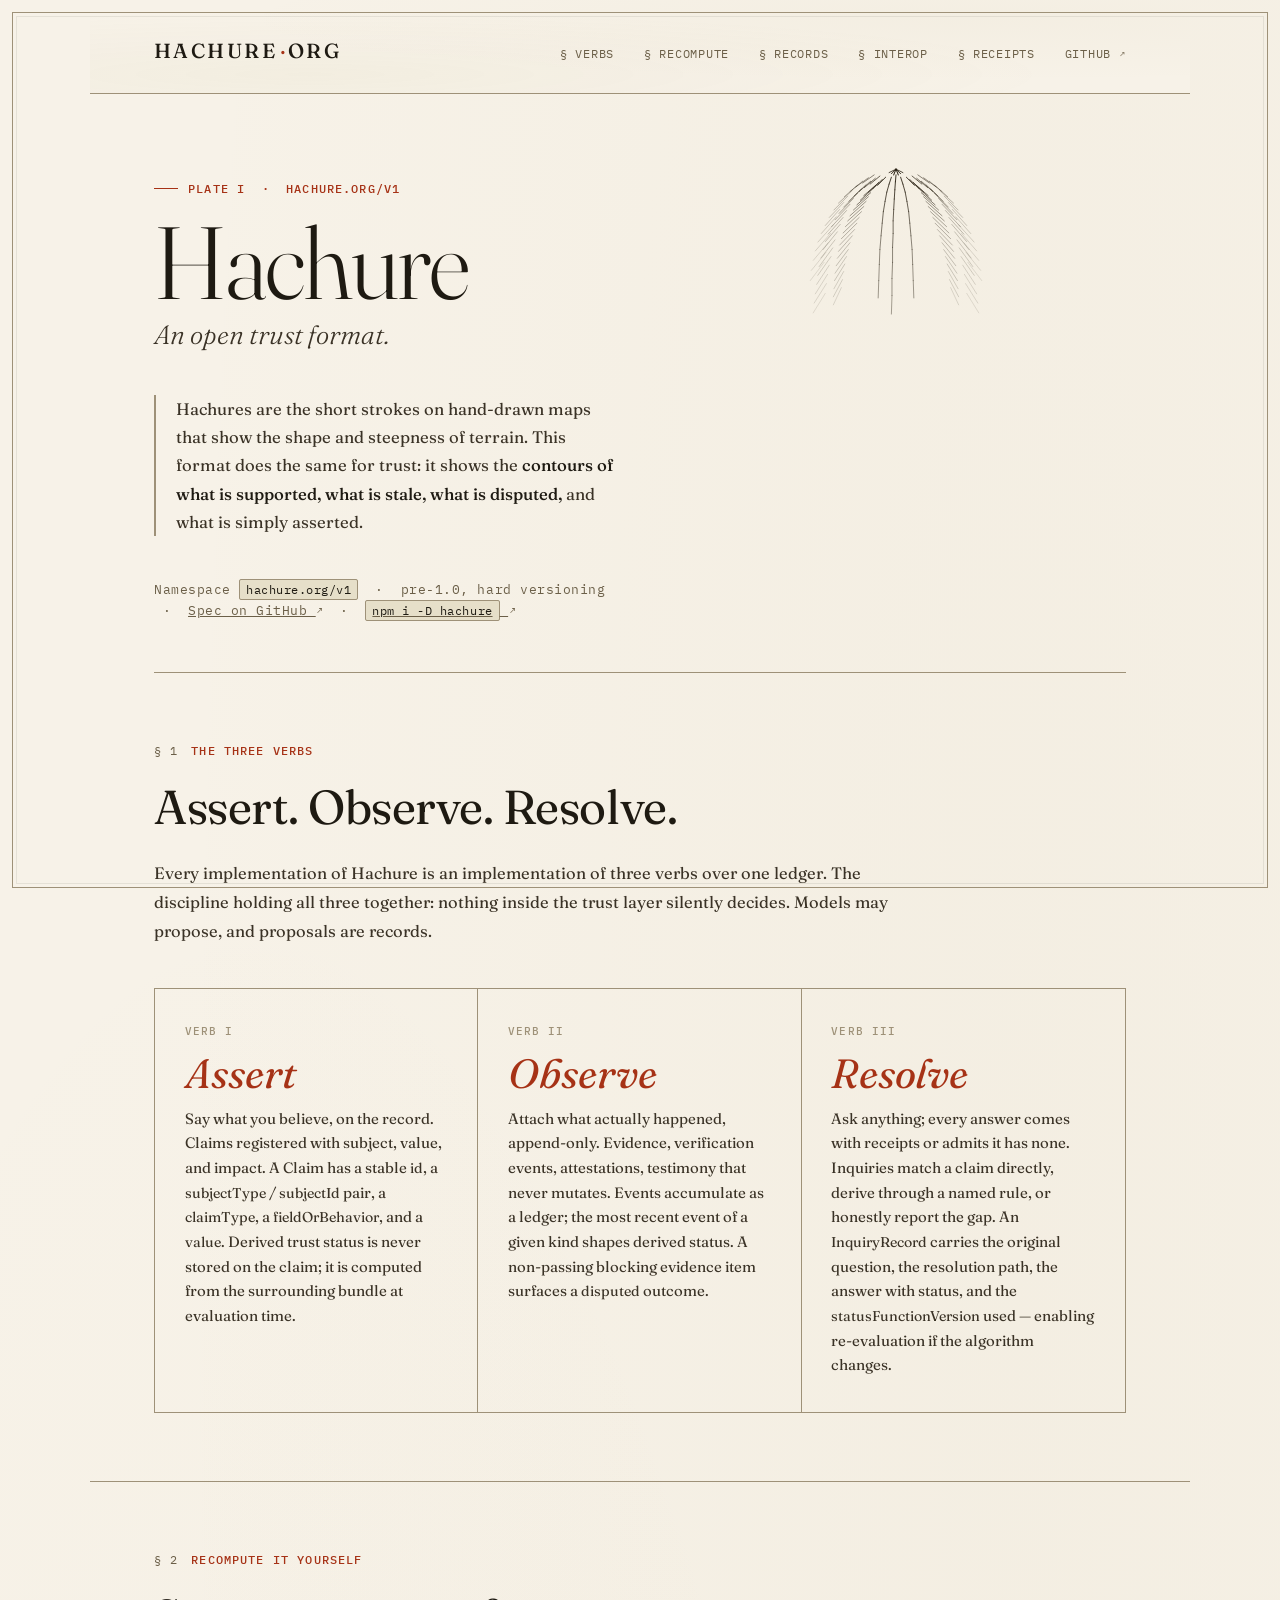
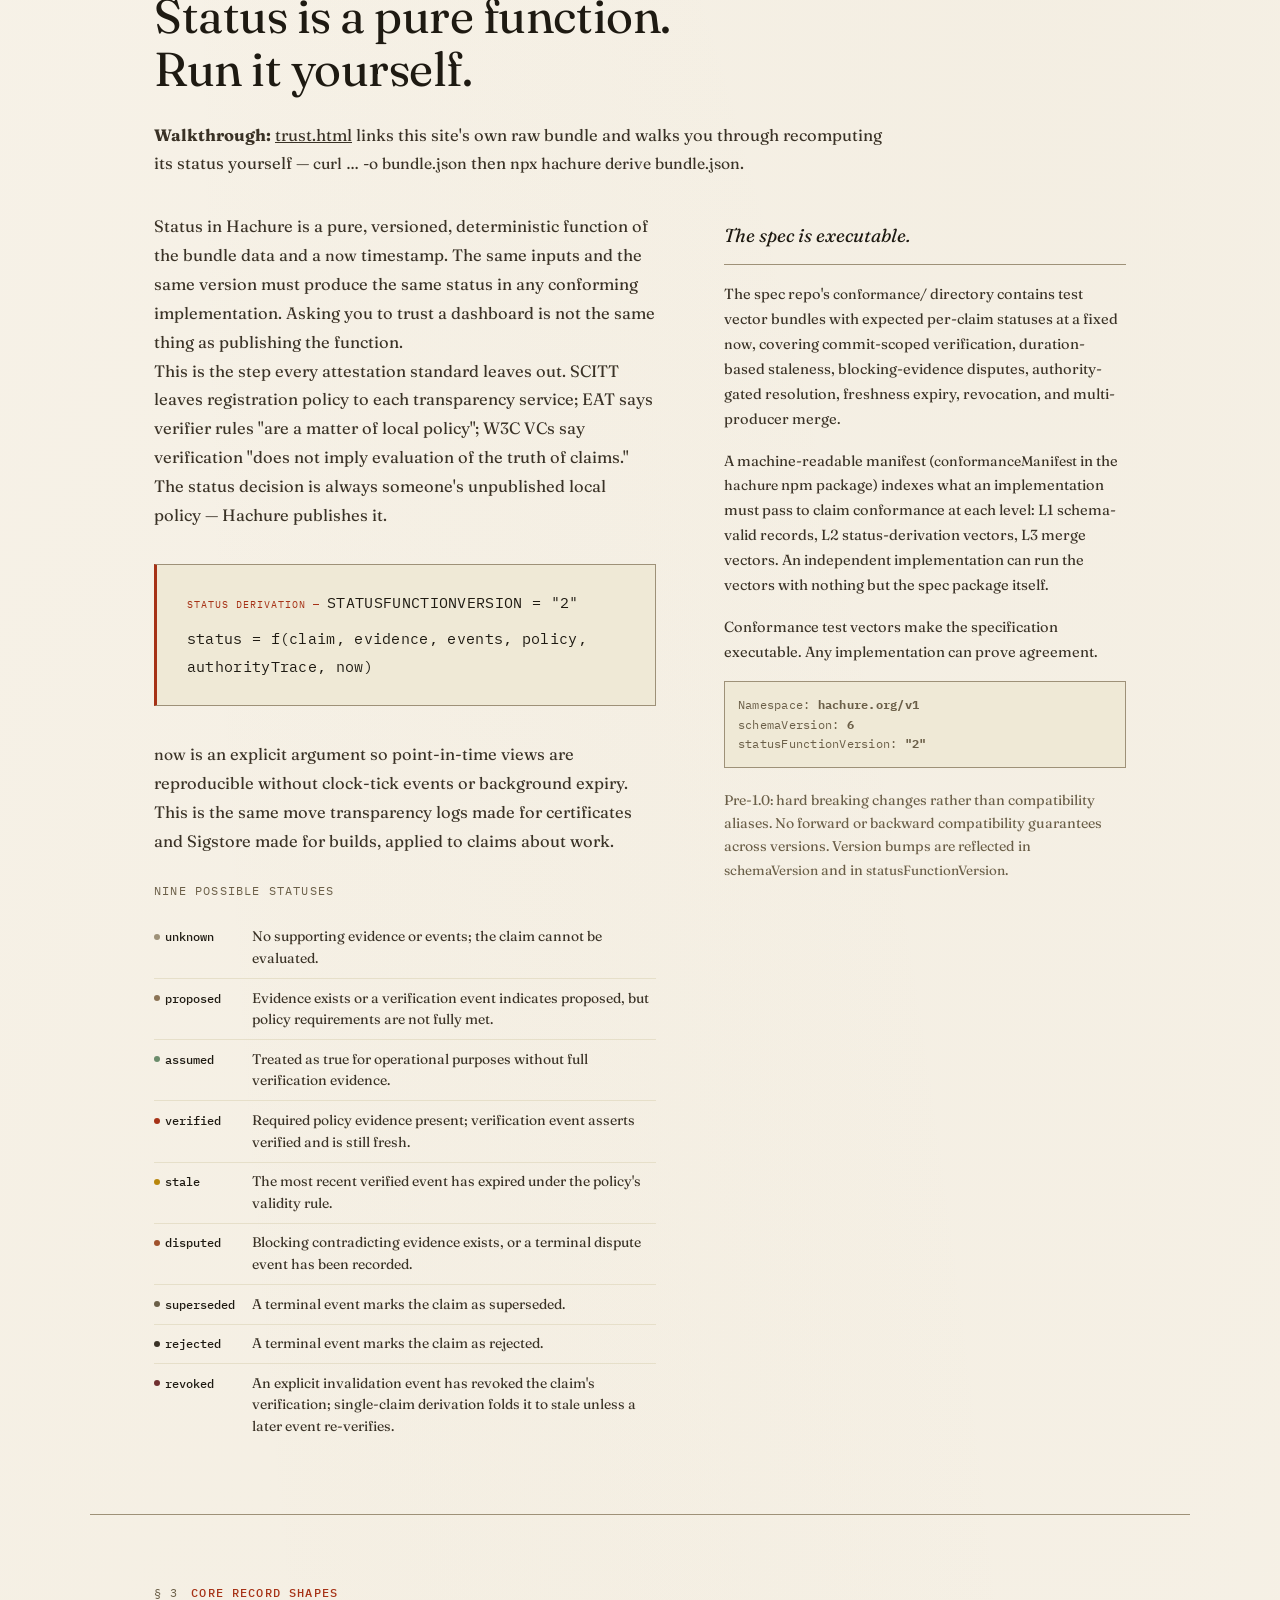
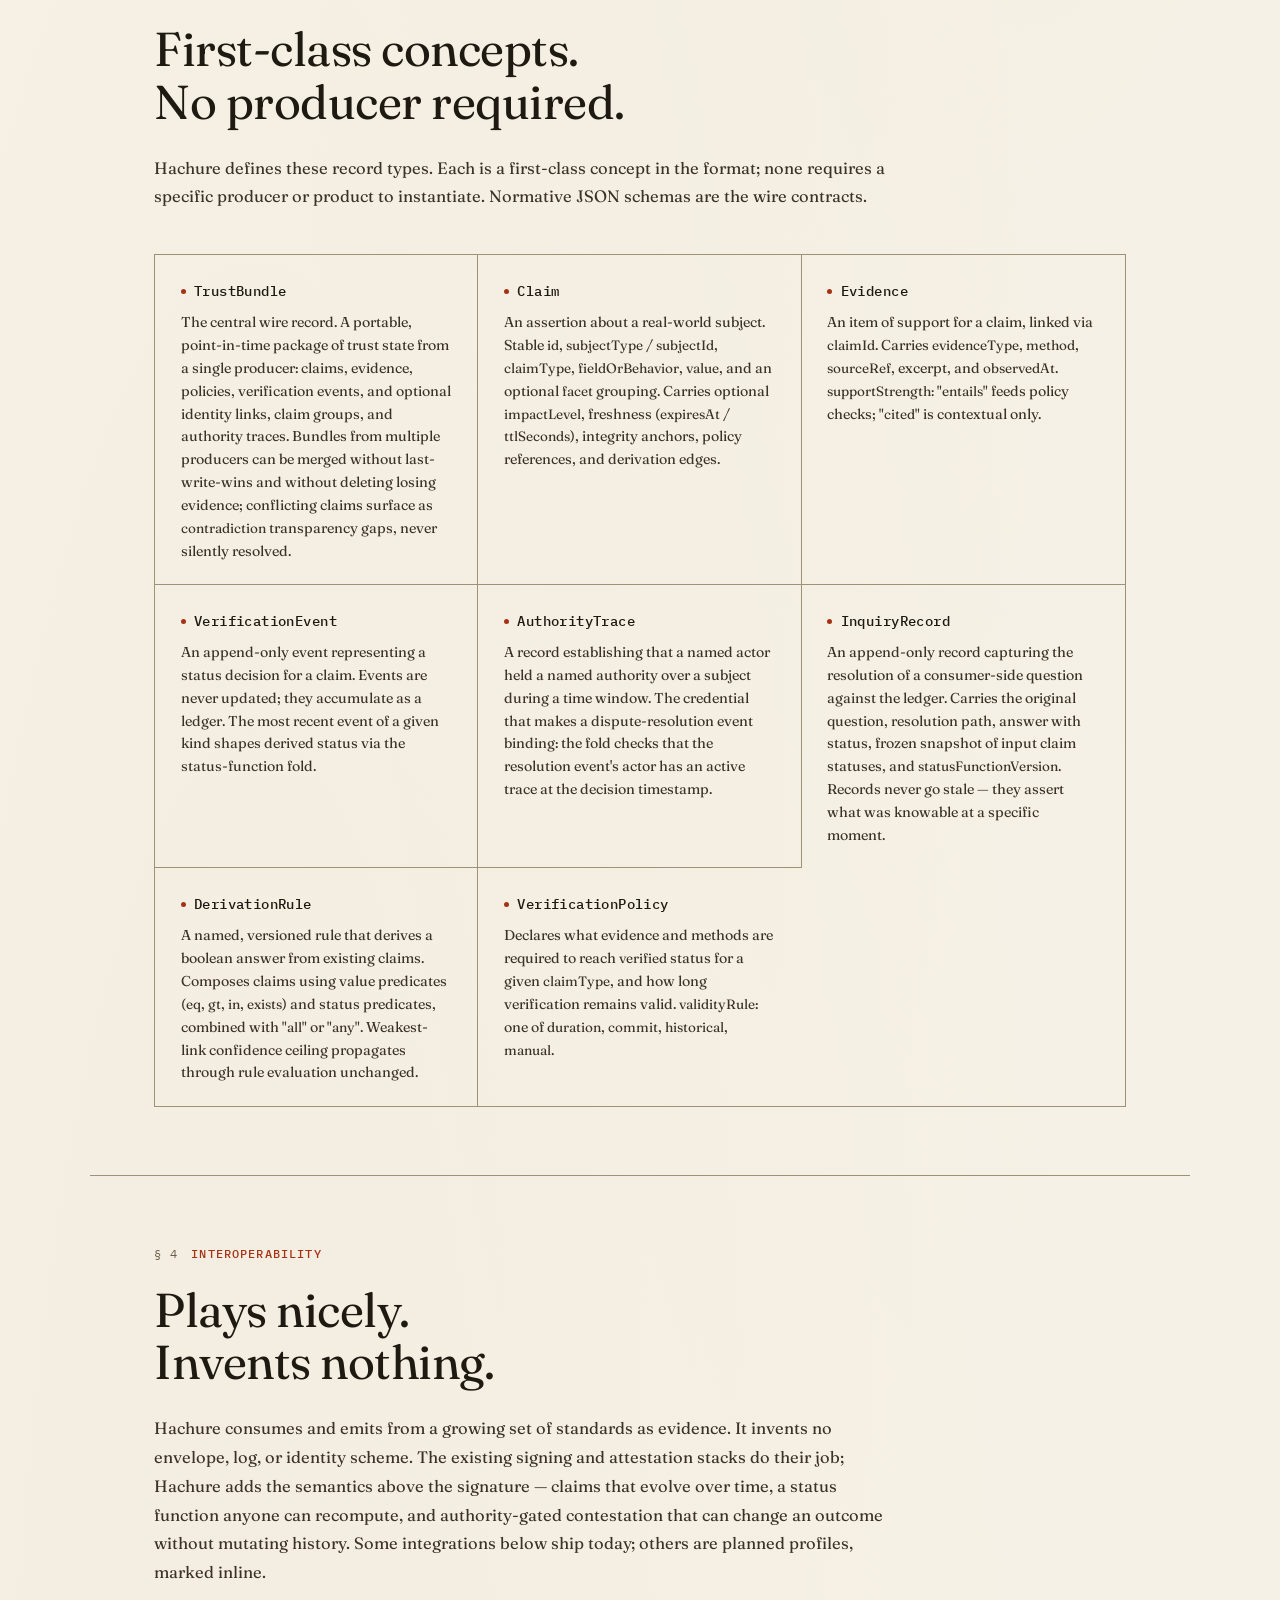
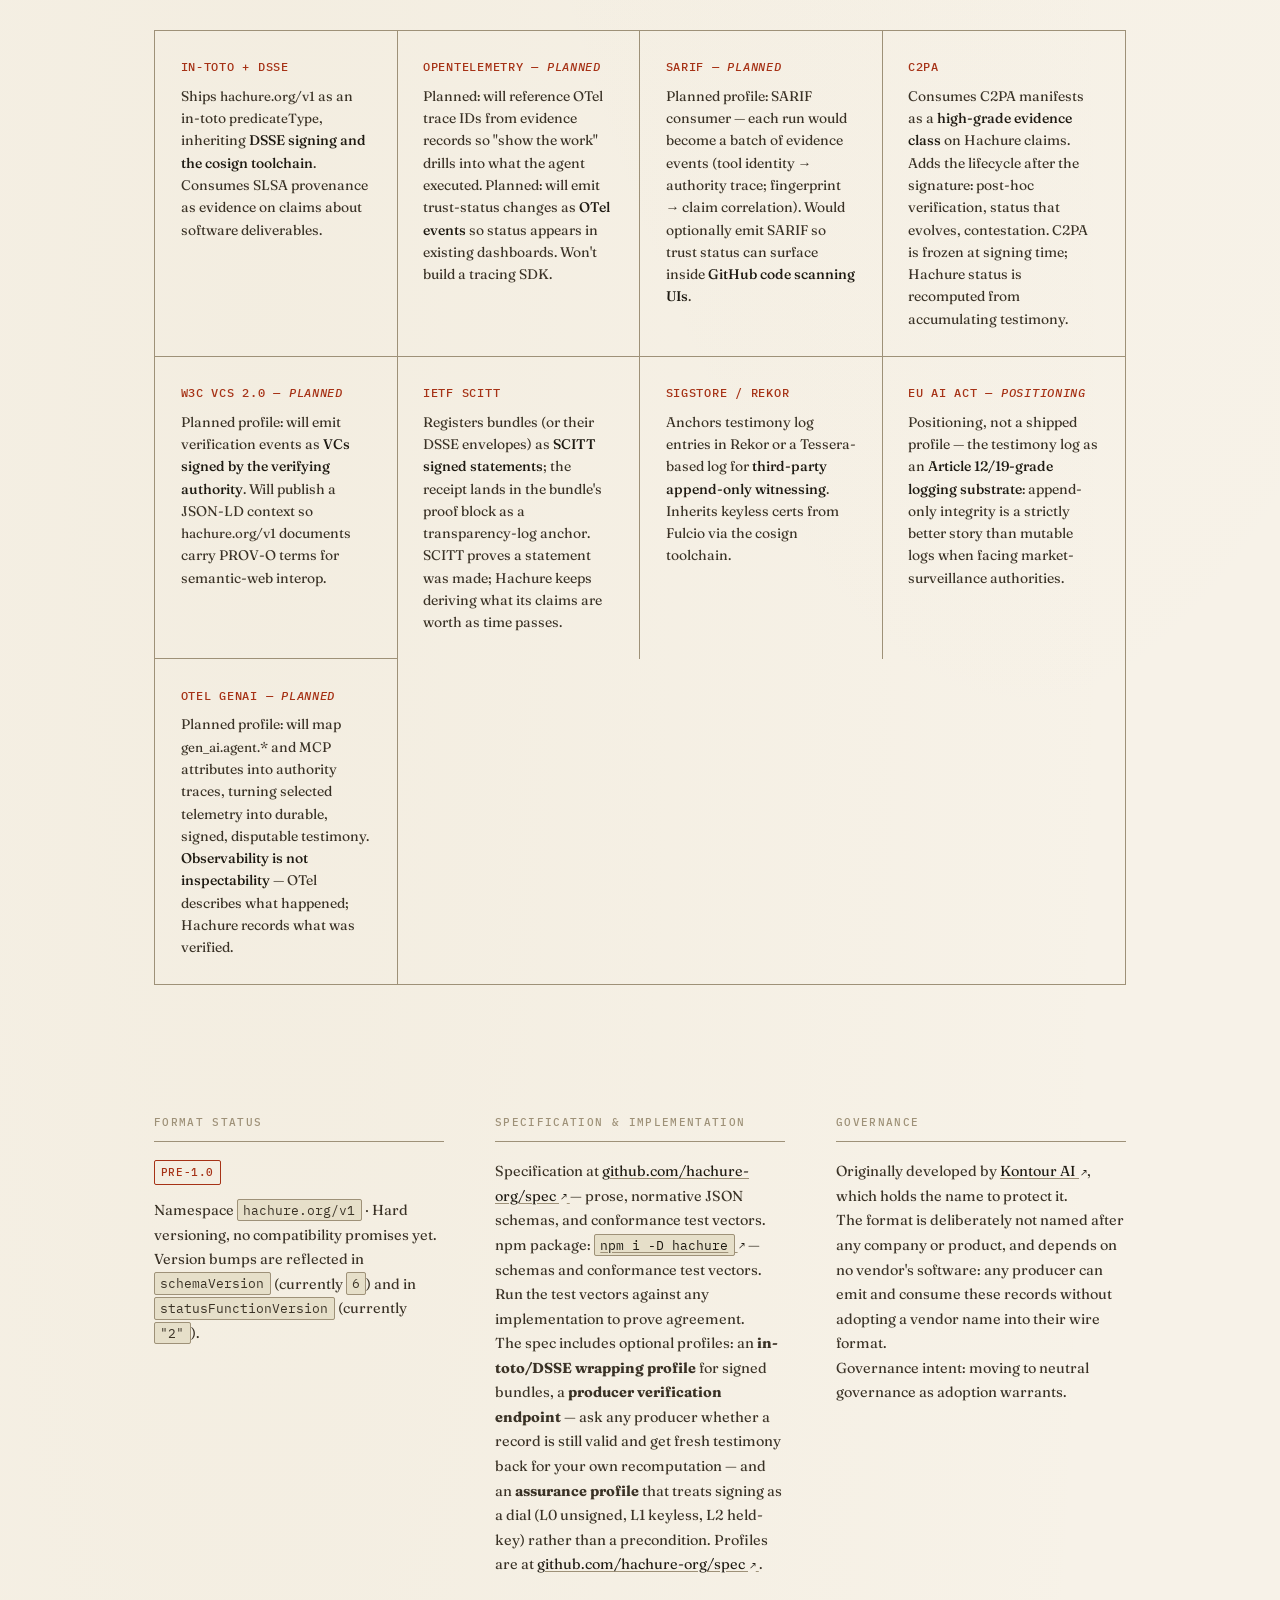
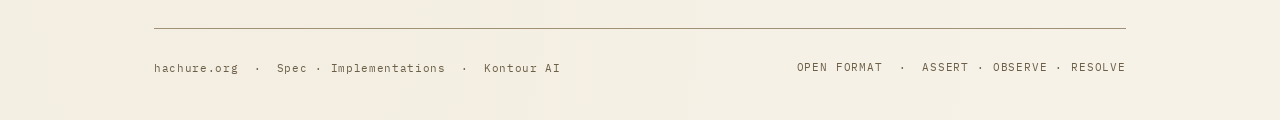
<file: index.html>
<!DOCTYPE html>
<html lang="en">
<head>
  <meta charset="UTF-8" />
  <meta name="viewport" content="width=device-width, initial-scale=1.0" />
  <title>Hachure — An Open Trust Format</title>
  <meta name="description" content="Hachure is an open format for recomputable trust state. Assert claims. Observe evidence, append-only. Resolve any question — status is a published function anyone can rerun, not a dashboard you have to trust." />
  <meta property="og:title" content="Hachure — An Open Trust Format" />
  <meta property="og:description" content="Status is a pure, versioned function: deterministic, recomputable by anyone. Namespace hachure.org/v1." />
  <meta property="og:type" content="website" />
  <meta property="og:url" content="https://hachure.org/" />
  <meta name="twitter:card" content="summary" />
  <meta name="twitter:title" content="Hachure — An Open Trust Format" />
  <meta name="twitter:description" content="Assert. Observe. Resolve. Status = f(claim, evidence, events, policy, authorityTrace, now)." />
  <link rel="icon" type="image/svg+xml" href="/favicon.svg" />
  <link rel="stylesheet" href="/styles.css" />
</head>
<body>

  <!-- ============================================================
       HEADER
       ============================================================ -->
  <header class="site-header site-wrapper" role="banner">
    <a class="site-wordmark" href="/" aria-label="Hachure home">
      Hachure<span aria-hidden="true">·</span>org
    </a>
    <nav class="site-nav" aria-label="Primary navigation">
      <a href="#verbs">§ Verbs</a>
      <a href="#recompute">§ Recompute</a>
      <a href="#records">§ Records</a>
      <a href="#interop">§ Interop</a>
      <a href="/trust">§ Receipts</a>
      <a href="https://github.com/hachure-org/spec" target="_blank" rel="noopener noreferrer">GitHub <span class="external-arrow" aria-hidden="true">↗</span><span class="sr-only"> opens external site</span></a>
    </nav>
  </header>

  <!-- ============================================================
       HERO
       ============================================================ -->
  <main>
    <section class="hero site-wrapper" aria-labelledby="hero-heading">

      <div class="hero-grid">

        <!-- Left: text -->
        <div class="hero-text">
          <p class="plate-label" aria-hidden="true">Plate&nbsp;I &nbsp;·&nbsp; hachure.org/v1</p>

          <h1 class="hero-heading" id="hero-heading">Hachure</h1>

          <p class="hero-subhead">An open trust format.</p>

          <p class="hero-definition">
            Hachures are the short strokes on hand-drawn maps that show the shape and steepness of terrain.
            This format does the same for trust: it shows the <strong>contours of what is supported,
            what is stale, what is disputed,</strong> and what is simply asserted.
          </p>

          <p class="hero-namespace">
            Namespace <code>hachure.org/v1</code>
            &nbsp;·&nbsp; pre-1.0, hard versioning
            &nbsp;·&nbsp; <a href="https://github.com/hachure-org/spec" target="_blank" rel="noopener noreferrer">Spec on GitHub <span class="external-arrow" aria-hidden="true">↗</span><span class="sr-only"> opens external site</span></a>
            &nbsp;·&nbsp; <a href="https://www.npmjs.com/package/hachure" target="_blank" rel="noopener noreferrer"><code>npm i -D hachure</code> <span class="external-arrow" aria-hidden="true">↗</span><span class="sr-only"> opens external site</span></a>
          </p>
        </div>

        <!-- Right: hachure illustration -->
        <div class="hero-illustration" aria-hidden="true">
          <img src="/hachure-ridge.svg"
               alt="Hachure strokes showing the contour and steepness of a ridge, in the manner of 19th-century survey maps."
               width="800"
               height="320" />
        </div>

      </div>

      <hr class="hero-rule" aria-hidden="true" />

    </section>

    <!-- ============================================================
         §1 — THE THREE VERBS
         ============================================================ -->
    <section class="section site-wrapper reveal" id="verbs" aria-labelledby="verbs-heading">

      <p class="section-label">
        <span class="section-number">§ 1</span>
        The Three Verbs
      </p>
      <h2 class="section-title" id="verbs-heading">Assert. Observe. Resolve.</h2>

      <p class="section-body">
        Every implementation of Hachure is an implementation of three verbs over one ledger.
        The discipline holding all three together: nothing inside the trust layer silently decides.
        Models may propose, and proposals are records.
      </p>

      <div class="verbs-grid" role="list">

        <article class="verb-card" role="listitem">
          <span class="verb-number">Verb I</span>
          <h3 class="verb-name"><em>Assert</em></h3>
          <p class="verb-desc">
            Say what you believe, on the record.
            Claims registered with subject, value, and impact.
            A Claim has a stable <code>id</code>, a <code>subjectType</code> / <code>subjectId</code> pair,
            a <code>claimType</code>, a <code>fieldOrBehavior</code>, and a <code>value</code>.
            Derived trust status is never stored on the claim; it is computed from the surrounding bundle at evaluation time.
          </p>
        </article>

        <article class="verb-card" role="listitem">
          <span class="verb-number">Verb II</span>
          <h3 class="verb-name"><em>Observe</em></h3>
          <p class="verb-desc">
            Attach what actually happened, append-only.
            Evidence, verification events, attestations, testimony that never mutates.
            Events accumulate as a ledger; the most recent event of a given kind shapes derived status.
            A non-passing blocking evidence item surfaces a <code>disputed</code> outcome.
          </p>
        </article>

        <article class="verb-card" role="listitem">
          <span class="verb-number">Verb III</span>
          <h3 class="verb-name"><em>Resolve</em></h3>
          <p class="verb-desc">
            Ask anything; every answer comes with receipts or admits it has none.
            Inquiries match a claim directly, derive through a named rule, or honestly report the gap.
            An <code>InquiryRecord</code> carries the original question, the resolution path, the answer with status,
            and the <code>statusFunctionVersion</code> used — enabling re-evaluation if the algorithm changes.
          </p>
        </article>

      </div>

    </section>

    <!-- ============================================================
         §2 — RECOMPUTE IT YOURSELF
         ============================================================ -->
    <section class="section site-wrapper reveal" id="recompute" aria-labelledby="recompute-heading">

      <p class="section-label">
        <span class="section-number">§ 2</span>
        Recompute It Yourself
      </p>
      <h2 class="section-title" id="recompute-heading">Status is a pure function.<br>Run it yourself.</h2>

      <p class="section-body" style="margin-bottom: 2rem;">
        <strong>Walkthrough:</strong> <a href="/trust.html#recompute-demo">trust.html</a> links this
        site's own raw bundle and walks you through recomputing its status yourself &mdash;
        <code>curl &hellip; -o bundle.json</code> then <code>npx hachure derive bundle.json</code>.
      </p>

      <div class="recompute-layout">

        <!-- Left: formula + status table -->
        <div>
          <p class="section-body">
            Status in Hachure is a pure, versioned, deterministic function of the bundle data and a
            <code>now</code> timestamp. The same inputs and the same version must produce the same status
            in any conforming implementation. Asking you to trust a dashboard is not the same thing as
            publishing the function.
          </p>

          <p class="section-body">
            This is the step every attestation standard leaves out. SCITT leaves registration policy
            to each transparency service; EAT says verifier rules "are a matter of local policy";
            W3C VCs say verification "does not imply evaluation of the truth of claims."
            The status decision is always someone's unpublished local policy — Hachure publishes it.
          </p>

          <div class="status-formula">
            <span class="formula-label">Status Derivation — <code>statusFunctionVersion = "2"</code></span>
            <code>status = f(claim, evidence, events, policy, authorityTrace, now)</code>
          </div>

          <p class="section-body">
            <code>now</code> is an explicit argument so point-in-time views are reproducible without
            clock-tick events or background expiry. This is the same move transparency logs made for
            certificates and Sigstore made for builds, applied to claims about work.
          </p>

          <div class="status-list" aria-label="Nine possible status values">
            <p class="status-list-title">Nine possible statuses</p>
            <table class="status-table">
              <tbody>
                <tr>
                  <td><span class="status-dot dot-unknown" aria-hidden="true"></span><code>unknown</code></td>
                  <td>No supporting evidence or events; the claim cannot be evaluated.</td>
                </tr>
                <tr>
                  <td><span class="status-dot dot-proposed" aria-hidden="true"></span><code>proposed</code></td>
                  <td>Evidence exists or a verification event indicates proposed, but policy requirements are not fully met.</td>
                </tr>
                <tr>
                  <td><span class="status-dot dot-assumed" aria-hidden="true"></span><code>assumed</code></td>
                  <td>Treated as true for operational purposes without full verification evidence.</td>
                </tr>
                <tr>
                  <td><span class="status-dot dot-verified" aria-hidden="true"></span><code>verified</code></td>
                  <td>Required policy evidence present; verification event asserts verified and is still fresh.</td>
                </tr>
                <tr>
                  <td><span class="status-dot dot-stale" aria-hidden="true"></span><code>stale</code></td>
                  <td>The most recent verified event has expired under the policy's validity rule.</td>
                </tr>
                <tr>
                  <td><span class="status-dot dot-disputed" aria-hidden="true"></span><code>disputed</code></td>
                  <td>Blocking contradicting evidence exists, or a terminal dispute event has been recorded.</td>
                </tr>
                <tr>
                  <td><span class="status-dot dot-superseded" aria-hidden="true"></span><code>superseded</code></td>
                  <td>A terminal event marks the claim as superseded.</td>
                </tr>
                <tr>
                  <td><span class="status-dot dot-rejected" aria-hidden="true"></span><code>rejected</code></td>
                  <td>A terminal event marks the claim as rejected.</td>
                </tr>
                <tr>
                  <td><span class="status-dot dot-revoked" aria-hidden="true"></span><code>revoked</code></td>
                  <td>An explicit invalidation event has revoked the claim's verification; single-claim derivation folds it to <code>stale</code> unless a later event re-verifies.</td>
                </tr>
              </tbody>
            </table>
          </div>
        </div>

        <!-- Right: conformance aside -->
        <aside class="conformance-aside" aria-label="Conformance information">
          <h3>The spec is executable.</h3>

          <p>
            The spec repo's <code>conformance/</code> directory contains test vector bundles with expected
            per-claim statuses at a fixed <code>now</code>, covering commit-scoped verification,
            duration-based staleness, blocking-evidence disputes, authority-gated resolution,
            freshness expiry, revocation, and multi-producer merge.
          </p>

          <p>
            A machine-readable manifest (<code>conformanceManifest</code> in the
            <code>hachure</code> npm package) indexes what an implementation must pass to claim
            conformance at each level: L1 schema-valid records, L2 status-derivation vectors,
            L3 merge vectors. An independent implementation can run the vectors with nothing
            but the spec package itself.
          </p>

          <p>
            Conformance test vectors make the specification executable.
            Any implementation can prove agreement.
          </p>

          <div class="mono-note" role="note">
            Namespace: <strong>hachure.org/v1</strong><br />
            schemaVersion: <strong>6</strong><br />
            statusFunctionVersion: <strong>"2"</strong>
          </div>

          <p style="margin-top: 1.25rem; font-size: 0.83rem; color: var(--ink-light); line-height: 1.65;">
            Pre-1.0: hard breaking changes rather than compatibility aliases. No forward or backward compatibility
            guarantees across versions. Version bumps are reflected in <code>schemaVersion</code>
            and in <code>statusFunctionVersion</code>.
          </p>
        </aside>

      </div>

    </section>

    <!-- ============================================================
         §3 — CORE RECORDS
         ============================================================ -->
    <section class="section site-wrapper reveal" id="records" aria-labelledby="records-heading">

      <p class="section-label">
        <span class="section-number">§ 3</span>
        Core Record Shapes
      </p>
      <h2 class="section-title" id="records-heading">First-class concepts.<br>No producer required.</h2>

      <p class="records-intro">
        Hachure defines these record types. Each is a first-class concept in the format;
        none requires a specific producer or product to instantiate.
        Normative JSON schemas are the wire contracts.
      </p>

      <div class="records-strip" role="list">

        <article class="record-item" role="listitem">
          <p class="record-name">TrustBundle</p>
          <p class="record-desc">
            The central wire record. A portable, point-in-time package of trust state from a single producer:
            claims, evidence, policies, verification events, and optional identity links, claim groups, and authority traces.
            Bundles from multiple producers can be merged without last-write-wins and without deleting losing evidence;
            conflicting claims surface as <code>contradiction</code> transparency gaps, never silently resolved.
          </p>
        </article>

        <article class="record-item" role="listitem">
          <p class="record-name">Claim</p>
          <p class="record-desc">
            An assertion about a real-world subject. Stable <code>id</code>, <code>subjectType</code> / <code>subjectId</code>,
            <code>claimType</code>, <code>fieldOrBehavior</code>, <code>value</code>, and an optional <code>facet</code> grouping.
            Carries optional <code>impactLevel</code>, freshness (<code>expiresAt</code> / <code>ttlSeconds</code>),
            integrity anchors, policy references, and derivation edges.
          </p>
        </article>

        <article class="record-item" role="listitem">
          <p class="record-name">Evidence</p>
          <p class="record-desc">
            An item of support for a claim, linked via <code>claimId</code>.
            Carries <code>evidenceType</code>, <code>method</code>, <code>sourceRef</code>, excerpt, and <code>observedAt</code>.
            <code>supportStrength: "entails"</code> feeds policy checks; <code>"cited"</code> is contextual only.
          </p>
        </article>

        <article class="record-item" role="listitem">
          <p class="record-name">VerificationEvent</p>
          <p class="record-desc">
            An append-only event representing a status decision for a claim.
            Events are never updated; they accumulate as a ledger.
            The most recent event of a given kind shapes derived status via the status-function fold.
          </p>
        </article>

        <article class="record-item" role="listitem">
          <p class="record-name">AuthorityTrace</p>
          <p class="record-desc">
            A record establishing that a named actor held a named authority over a subject during a time window.
            The credential that makes a dispute-resolution event binding: the fold checks that the resolution
            event's actor has an active trace at the decision timestamp.
          </p>
        </article>

        <article class="record-item" role="listitem">
          <p class="record-name">InquiryRecord</p>
          <p class="record-desc">
            An append-only record capturing the resolution of a consumer-side question against the ledger.
            Carries the original question, resolution path, answer with status, frozen snapshot of input claim statuses,
            and <code>statusFunctionVersion</code>. Records never go stale — they assert what was knowable at a specific moment.
          </p>
        </article>

        <article class="record-item" role="listitem">
          <p class="record-name">DerivationRule</p>
          <p class="record-desc">
            A named, versioned rule that derives a boolean answer from existing claims.
            Composes claims using value predicates (<code>eq</code>, <code>gt</code>, <code>in</code>, <code>exists</code>)
            and status predicates, combined with <code>"all"</code> or <code>"any"</code>.
            Weakest-link confidence ceiling propagates through rule evaluation unchanged.
          </p>
        </article>

        <article class="record-item" role="listitem">
          <p class="record-name">VerificationPolicy</p>
          <p class="record-desc">
            Declares what evidence and methods are required to reach <code>verified</code> status for a given
            <code>claimType</code>, and how long verification remains valid.
            <code>validityRule</code>: one of <code>duration</code>, <code>commit</code>, <code>historical</code>, <code>manual</code>.
          </p>
        </article>

      </div>

    </section>

    <!-- ============================================================
         §4 — PLAYS NICELY
         ============================================================ -->
    <section class="section site-wrapper reveal" id="interop" aria-labelledby="interop-heading">

      <p class="section-label">
        <span class="section-number">§ 4</span>
        Interoperability
      </p>
      <h2 class="section-title" id="interop-heading">Plays nicely.<br>Invents nothing.</h2>

      <p class="interop-intro">
        Hachure consumes and emits from a growing set of standards as evidence.
        It invents no envelope, log, or identity scheme.
        The existing signing and attestation stacks do their job;
        Hachure adds the semantics above the signature — claims that evolve over time,
        a status function anyone can recompute, and authority-gated contestation that can change an outcome without mutating history.
        Some integrations below ship today; others are planned profiles, marked inline.
      </p>

      <div class="interop-grid" role="list">

        <article class="interop-item" role="listitem">
          <span class="interop-standard">in-toto + DSSE</span>
          <p class="interop-role">
            Ships <code>hachure.org/v1</code> as an in-toto <code>predicateType</code>,
            inheriting <strong>DSSE signing and the cosign toolchain</strong>.
            Consumes SLSA provenance as evidence on claims about software deliverables.
          </p>
        </article>

        <article class="interop-item" role="listitem">
          <span class="interop-standard">OpenTelemetry <em>&mdash; planned</em></span>
          <p class="interop-role">
            Planned: will reference OTel trace IDs from evidence records so "show the work" drills into what the agent executed.
            Planned: will emit trust-status changes as <strong>OTel events</strong> so status appears in existing dashboards.
            Won't build a tracing SDK.
          </p>
        </article>

        <article class="interop-item" role="listitem">
          <span class="interop-standard">SARIF <em>&mdash; planned</em></span>
          <p class="interop-role">
            Planned profile: SARIF consumer &mdash; each run would become a batch of evidence events
            (tool identity → authority trace; fingerprint → claim correlation).
            Would optionally emit SARIF so trust status can surface inside <strong>GitHub code scanning UIs</strong>.
          </p>
        </article>

        <article class="interop-item" role="listitem">
          <span class="interop-standard">C2PA</span>
          <p class="interop-role">
            Consumes C2PA manifests as a <strong>high-grade evidence class</strong> on Hachure claims.
            Adds the lifecycle after the signature: post-hoc verification, status that evolves,
            contestation. C2PA is frozen at signing time; Hachure status is recomputed from accumulating testimony.
          </p>
        </article>

        <article class="interop-item" role="listitem">
          <span class="interop-standard">W3C VCs 2.0 <em>&mdash; planned</em></span>
          <p class="interop-role">
            Planned profile: will emit verification events as <strong>VCs signed by the verifying authority</strong>.
            Will publish a JSON-LD context so <code>hachure.org/v1</code> documents carry PROV-O terms
            for semantic-web interop.
          </p>
        </article>

        <article class="interop-item" role="listitem">
          <span class="interop-standard">IETF SCITT</span>
          <p class="interop-role">
            Registers bundles (or their DSSE envelopes) as <strong>SCITT signed statements</strong>;
            the receipt lands in the bundle's proof block as a transparency-log anchor.
            SCITT proves a statement was made; Hachure keeps deriving what its claims are worth as time passes.
          </p>
        </article>

        <article class="interop-item" role="listitem">
          <span class="interop-standard">Sigstore / Rekor</span>
          <p class="interop-role">
            Anchors testimony log entries in Rekor or a Tessera-based log for
            <strong>third-party append-only witnessing</strong>.
            Inherits keyless certs from Fulcio via the cosign toolchain.
          </p>
        </article>

        <article class="interop-item" role="listitem">
          <span class="interop-standard">EU AI Act <em>&mdash; positioning</em></span>
          <p class="interop-role">
            Positioning, not a shipped profile &mdash; the testimony log as an <strong>Article 12/19-grade logging substrate</strong>:
            append-only integrity is a strictly better story than mutable logs when facing
            market-surveillance authorities.
          </p>
        </article>

        <article class="interop-item" role="listitem">
          <span class="interop-standard">OTel GenAI <em>&mdash; planned</em></span>
          <p class="interop-role">
            Planned profile: will map <code>gen_ai.agent.*</code> and MCP attributes into authority traces,
            turning selected telemetry into durable, signed, disputable testimony.
            <strong>Observability is not inspectability</strong> — OTel describes what happened; Hachure records what was verified.
          </p>
        </article>

      </div>

    </section>

    <!-- ============================================================
         STATUS / FOOTER BLOCK
         ============================================================ -->
    <footer class="status-footer site-wrapper reveal" role="contentinfo" id="status">

      <div class="status-footer-grid">

        <div>
          <p class="footer-col-title">Format Status</p>
          <div class="footer-col-body">
            <span class="status-badge">pre-1.0</span>
            <p>
              Namespace <code>hachure.org/v1</code> · Hard versioning, no compatibility promises yet.
              Version bumps are reflected in <code>schemaVersion</code> (currently <code>6</code>)
              and in <code>statusFunctionVersion</code> (currently <code>"2"</code>).
            </p>
          </div>
        </div>

        <div>
          <p class="footer-col-title">Specification &amp; Implementation</p>
          <div class="footer-col-body">
            <p>
              Specification at
              <a href="https://github.com/hachure-org/spec" target="_blank" rel="noopener noreferrer">
                github.com/hachure-org/spec <span class="external-arrow" aria-hidden="true">↗</span><span class="sr-only"> opens external site</span>
              </a>
              — prose, normative JSON schemas, and conformance test vectors.
            </p>
            <p>
              npm package: <a href="https://www.npmjs.com/package/hachure" target="_blank" rel="noopener noreferrer"><code>npm i -D hachure</code> <span class="external-arrow" aria-hidden="true">↗</span><span class="sr-only"> opens external site</span></a>
              — schemas and conformance test vectors. Run the test vectors against any implementation to prove agreement.
            </p>
            <p>
              The spec includes optional profiles: an
              <strong>in-toto/DSSE wrapping profile</strong> for signed bundles,
              a <strong>producer verification endpoint</strong> — ask any
              producer whether a record is still valid and get fresh testimony
              back for your own recomputation — and an <strong>assurance
              profile</strong> that treats signing as a dial (L0 unsigned,
              L1 keyless, L2 held-key) rather than a precondition.
              Profiles are at
              <a href="https://github.com/hachure-org/spec" target="_blank" rel="noopener noreferrer">
                github.com/hachure-org/spec <span class="external-arrow" aria-hidden="true">↗</span><span class="sr-only"> opens external site</span>
              </a>.
            </p>
          </div>
        </div>

        <div>
          <p class="footer-col-title">Governance</p>
          <div class="footer-col-body">
            <p>
              Originally developed by
              <a href="https://kontourai.io" target="_blank" rel="noopener noreferrer">Kontour AI <span class="external-arrow" aria-hidden="true">↗</span><span class="sr-only"> opens external site</span></a>,
              which holds the name to protect it.
            </p>
            <p>
              The format is deliberately not named after any company or product, and depends on
              no vendor's software: any producer can emit and consume these records without
              adopting a vendor name into their wire format.
            </p>
            <p>
              Governance intent: moving to neutral governance as adoption warrants.
            </p>
          </div>
        </div>

      </div>

      <div class="site-footer-base">
        <p class="footer-base-left">
          hachure.org &nbsp;·&nbsp;
          <a href="https://github.com/hachure-org/spec" target="_blank" rel="noopener noreferrer">Spec</a> · <a href="https://github.com/hachure-org/spec#implementations" target="_blank" rel="noopener noreferrer">Implementations</a>
          &nbsp;·&nbsp;
          <a href="https://kontourai.io" target="_blank" rel="noopener noreferrer">Kontour AI</a>
        </p>
        <p class="footer-base-right">
          Open format &nbsp;·&nbsp; Assert · Observe · Resolve
        </p>
      </div>

    </footer>

  </main>

  <!-- Scroll-reveal -->
  <script>
    (function () {
      if (!('IntersectionObserver' in window)) return;
      var observer = new IntersectionObserver(function (entries) {
        entries.forEach(function (entry) {
          if (entry.isIntersecting) {
            entry.target.classList.add('visible');
            observer.unobserve(entry.target);
          }
        });
      }, { threshold: 0.08 });
      document.querySelectorAll('.reveal').forEach(function (el) {
        observer.observe(el);
      });
    }());
  </script>

</body>
</html>
</file>
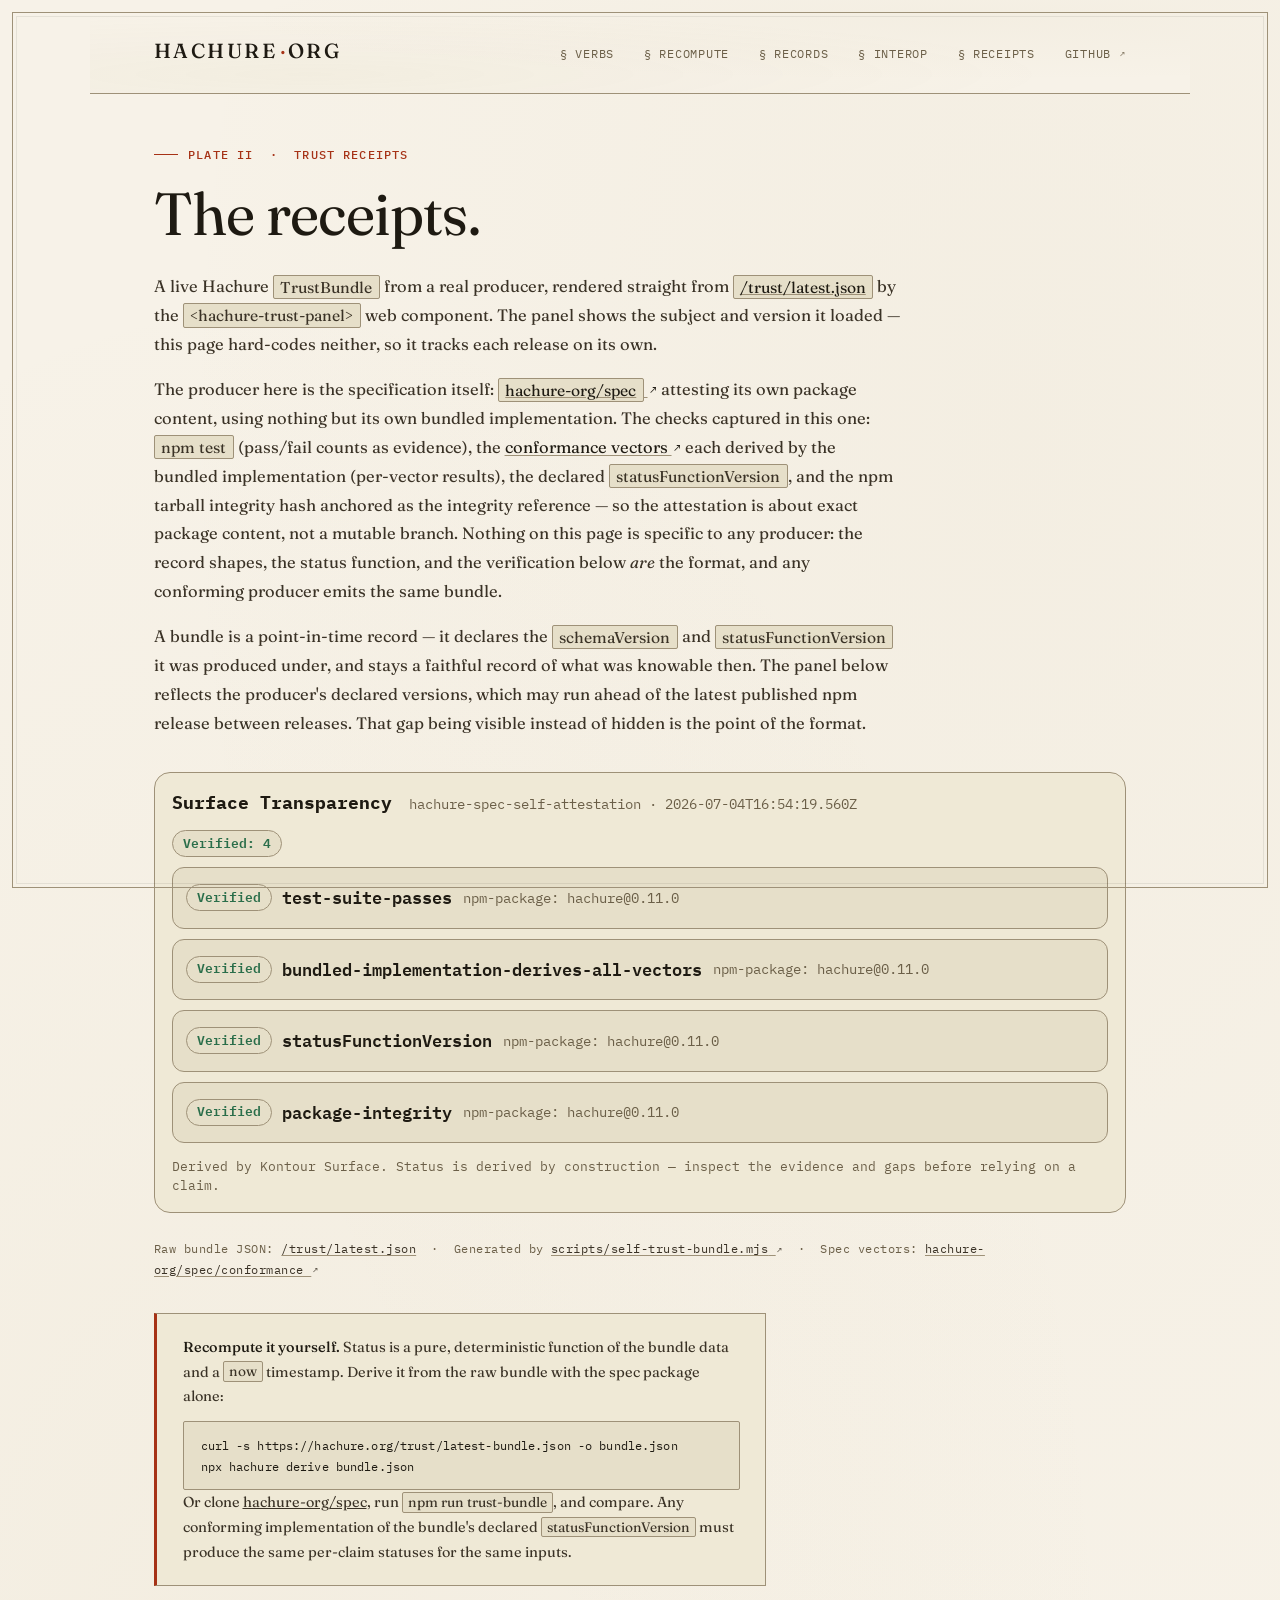
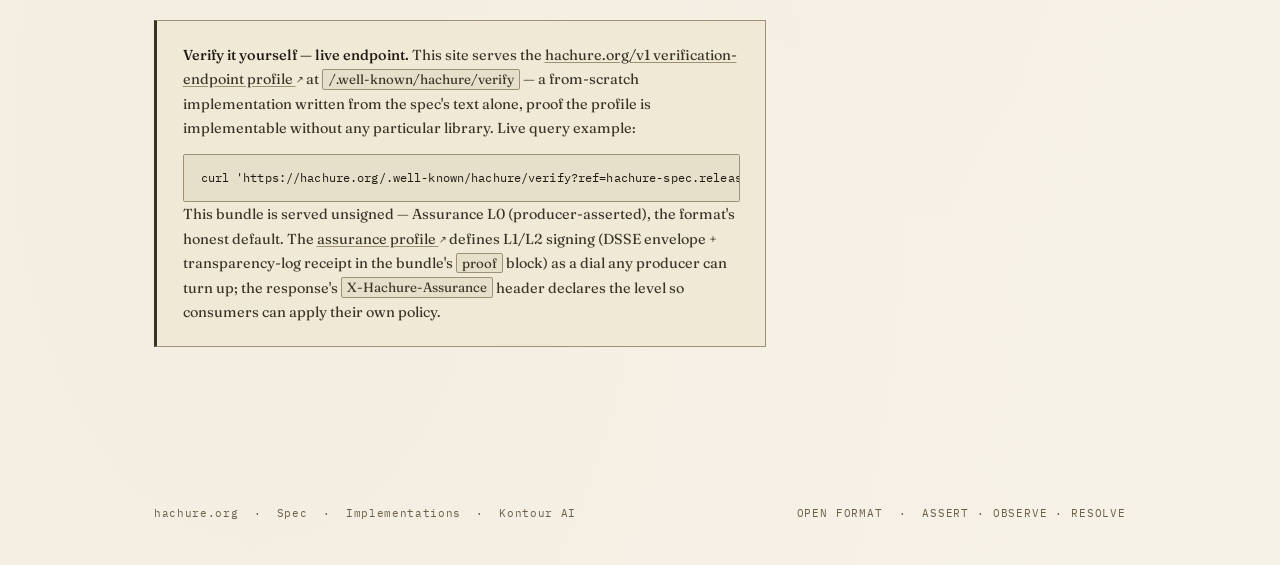
<file: trust.html>
<!DOCTYPE html>
<html lang="en">
<head>
  <meta charset="UTF-8" />
  <meta name="viewport" content="width=device-width, initial-scale=1.0" />
  <title>Receipts — Plate II · Hachure</title>
  <meta name="description" content="A live Hachure trust report from a real producer — a TrustBundle generated by running the spec's checks and capturing evidence. Recompute and verify it yourself." />
  <link rel="icon" type="image/svg+xml" href="/favicon.svg" />
  <link rel="stylesheet" href="/styles.css" />
  <!-- Hachure trust-panel web component — dependency-free ES module -->
  <script type="module" src="/assets/trust-panel.js"></script>
  <style>
    /* Plate II — trust page overrides and extensions */
    .trust-intro {
      max-width: var(--col-text);
      font-size: 0.97rem;
      color: var(--ink-mid);
      line-height: 1.75;
      margin-bottom: 2rem;
    }

    .trust-intro p + p {
      margin-top: 1em;
    }

    .trust-intro code {
      font-family: inherit;
      font-size: 0.95em;
      background: var(--paper-dark);
      border: var(--rule);
      padding: 0.1em 0.4em;
      border-radius: var(--radius);
      overflow-wrap: anywhere;
    }

    .trust-intro a {
      color: var(--ink);
      text-decoration: underline;
      text-underline-offset: 2px;
      text-decoration-color: var(--ink-faint);
      transition: color 0.15s, text-decoration-color 0.15s;
    }

    .trust-intro a:hover {
      color: var(--red);
      text-decoration-color: var(--red);
    }

    /* Panel host — override panel defaults to match paper palette */
    hachure-trust-panel {
      display: block;
      --k-font-ui: 'IBM Plex Mono', 'Courier New', monospace;
      --k-text: var(--ink);
      --k-text-muted: var(--ink-light);
      --k-panel: var(--paper-warm);
      --k-panel-raised: var(--paper-dark);
      --k-line: var(--ink-faint);
      --k-positive: #2a6e4a;
      --k-caution: #7a5200;
      --k-negative: var(--red);
    }

    .trust-json-link {
      margin-top: 1.5rem;
      font-family: var(--font-mono);
      font-size: 0.72rem;
      color: var(--ink-light);
      letter-spacing: 0.04em;
    }

    .trust-json-link a {
      color: var(--ink-mid);
      text-decoration: underline;
      text-underline-offset: 2px;
      text-decoration-color: var(--ink-faint);
      transition: color 0.15s;
    }

    .trust-json-link a:hover {
      color: var(--red);
    }

    .recompute-note {
      margin-top: 2rem;
      padding: 1.25rem 1.5rem;
      background: var(--paper-warm);
      border: var(--rule);
      border-left: 3px solid var(--red);
      font-size: 0.85rem;
      color: var(--ink-mid);
      line-height: 1.7;
      max-width: var(--col-text);
    }

    .recompute-note strong {
      color: var(--ink);
      font-weight: 500;
    }

    .recompute-note code {
      font-family: inherit;
      font-size: 0.95em;
      background: var(--paper-dark);
      border: var(--rule);
      padding: 0.1em 0.4em;
      border-radius: var(--radius);
      overflow-wrap: anywhere;
    }

    .verify-note {
      margin-top: 2rem;
      padding: 1.25rem 1.5rem;
      background: var(--paper-warm);
      border: var(--rule);
      border-left: 3px solid var(--ink-mid);
      font-size: 0.85rem;
      color: var(--ink-mid);
      line-height: 1.7;
      max-width: var(--col-text);
    }

    .verify-note strong {
      color: var(--ink);
      font-weight: 500;
    }

    .verify-note code {
      font-family: inherit;
      font-size: 0.92em;
      background: var(--paper-dark);
      border: var(--rule);
      padding: 0.1em 0.4em;
      border-radius: var(--radius);
      overflow-wrap: anywhere;
    }

    .verify-note a {
      color: var(--ink-mid);
      text-decoration: underline;
      text-underline-offset: 2px;
      text-decoration-color: var(--ink-faint);
      transition: color 0.15s;
    }

    .verify-note a:hover {
      color: var(--red);
    }

    .verify-curl {
      margin-top: 0.75rem;
      padding: 0.75rem 1rem;
      background: var(--paper-dark);
      border: var(--rule);
      border-radius: var(--radius);
      font-family: var(--font-mono);
      font-size: 0.72rem;
      color: var(--ink);
      overflow-x: auto;
      white-space: pre;
      letter-spacing: 0.01em;
    }
  </style>
</head>
<body>

  <!-- ============================================================
       HEADER
       ============================================================ -->
  <header class="site-header site-wrapper" role="banner">
    <a class="site-wordmark" href="/" aria-label="Hachure home">
      Hachure<span aria-hidden="true">·</span>org
    </a>
    <nav class="site-nav" aria-label="Primary navigation">
      <a href="/#verbs">§ Verbs</a>
      <a href="/#recompute">§ Recompute</a>
      <a href="/#records">§ Records</a>
      <a href="/#interop">§ Interop</a>
      <a href="/trust" aria-current="page">§ Receipts</a>
      <a href="https://github.com/hachure-org/spec" target="_blank" rel="noopener noreferrer">GitHub <span class="external-arrow" aria-hidden="true">↗</span><span class="sr-only"> opens external site</span></a>
    </nav>
  </header>

  <!-- ============================================================
       MAIN
       ============================================================ -->
  <main>
    <section class="section site-wrapper" aria-labelledby="trust-heading" style="padding-top: 3rem;">

      <p class="plate-label" aria-hidden="true">Plate&nbsp;II &nbsp;·&nbsp; Trust receipts</p>

      <h1 class="section-title" id="trust-heading" style="font-size: clamp(2rem, 5vw, 3.5rem);">
        The receipts.
      </h1>

      <div class="trust-intro">
        <p>
          A live Hachure <code>TrustBundle</code> from a real producer, rendered straight from
          <a href="/trust/latest.json"><code>/trust/latest.json</code></a> by the
          <code>&lt;hachure-trust-panel&gt;</code> web component. The panel shows the subject and
          version it loaded — this page hard-codes neither, so it tracks each release on its own.
        </p>
        <p>
          The producer here is the specification itself:
          <a href="https://github.com/hachure-org/spec" target="_blank" rel="noopener noreferrer"><code>hachure-org/spec</code> <span class="external-arrow" aria-hidden="true">↗</span><span class="sr-only"> opens external site</span></a>
          attesting its own package content, using nothing but its own bundled implementation.
          The checks captured in this one:
          <code>npm test</code> (pass/fail counts as evidence),
          the <a href="https://github.com/hachure-org/spec/tree/main/conformance" target="_blank" rel="noopener noreferrer">conformance vectors <span class="external-arrow" aria-hidden="true">↗</span><span class="sr-only"> opens external site</span></a>
          each derived by the bundled implementation (per-vector results),
          the declared <code>statusFunctionVersion</code>,
          and the npm tarball integrity hash anchored as the integrity reference —
          so the attestation is about exact package content, not a mutable branch.
          Nothing on this page is specific to any producer: the record shapes, the status
          function, and the verification below <em>are</em> the format, and any conforming
          producer emits the same bundle.
        </p>
        <p>
          A bundle is a point-in-time record — it declares the <code>schemaVersion</code> and
          <code>statusFunctionVersion</code> it was produced under, and stays a faithful record
          of what was knowable then. The panel below reflects the producer's declared versions,
          which may run ahead of the latest published npm release between releases. That gap
          being visible instead of hidden is the point of the format.
        </p>
      </div>

      <!-- The trust panel — loads /trust/latest.json via fetch -->
      <hachure-trust-panel src="/trust/latest.json"></hachure-trust-panel>

      <p class="trust-json-link">
        Raw bundle JSON: <a href="/trust/latest.json">/trust/latest.json</a>
        &nbsp;·&nbsp;
        Generated by <a href="https://github.com/hachure-org/spec/blob/main/scripts/self-trust-bundle.mjs" target="_blank" rel="noopener noreferrer"><code>scripts/self-trust-bundle.mjs</code> <span class="external-arrow" aria-hidden="true">↗</span><span class="sr-only"> opens external site</span></a>
        &nbsp;·&nbsp;
        Spec vectors: <a href="https://github.com/hachure-org/spec/tree/main/conformance" target="_blank" rel="noopener noreferrer">hachure-org/spec/conformance <span class="external-arrow" aria-hidden="true">↗</span><span class="sr-only"> opens external site</span></a>
      </p>

      <div class="recompute-note" role="note" id="recompute-demo">
        <strong>Recompute it yourself.</strong>
        Status is a pure, deterministic function of the bundle data and a <code>now</code>
        timestamp. Derive it from the raw bundle with the spec package alone:
        <div class="verify-curl">curl -s https://hachure.org/trust/latest-bundle.json -o bundle.json
npx hachure derive bundle.json</div>
        Or clone <a href="https://github.com/hachure-org/spec" target="_blank" rel="noopener noreferrer">hachure-org/spec</a>,
        run <code>npm run trust-bundle</code>, and compare.
        Any conforming implementation of the bundle's declared <code>statusFunctionVersion</code> must
        produce the same per-claim statuses for the same inputs.
      </div>

      <div class="verify-note" role="note">
        <strong>Verify it yourself — live endpoint.</strong>
        This site serves the
        <a href="https://github.com/hachure-org/spec/blob/main/verification-endpoint.md" target="_blank" rel="noopener noreferrer">hachure.org/v1 verification-endpoint profile <span class="external-arrow" aria-hidden="true">↗</span><span class="sr-only"> opens external site</span></a>
        at <code>/.well-known/hachure/verify</code> — a from-scratch implementation written
        from the spec's text alone, proof the profile is implementable without any
        particular library.
        Live query example:
        <div class="verify-curl">curl 'https://hachure.org/.well-known/hachure/verify?ref=hachure-spec.release.test-suite-passes'</div>
        This bundle is served unsigned — Assurance L0 (producer-asserted), the format's
        honest default. The
        <a href="https://github.com/hachure-org/spec/blob/main/assurance.md" target="_blank" rel="noopener noreferrer">assurance profile <span class="external-arrow" aria-hidden="true">↗</span><span class="sr-only"> opens external site</span></a>
        defines L1/L2 signing (DSSE envelope + transparency-log receipt in the bundle's
        <code>proof</code> block) as a dial any producer can turn up; the response's
        <code>X-Hachure-Assurance</code> header declares the level so consumers can apply
        their own policy.
      </div>

    </section>

    <!-- ============================================================
         FOOTER
         ============================================================ -->
    <footer class="status-footer site-wrapper" role="contentinfo" id="status">

      <div class="site-footer-base">
        <p class="footer-base-left">
          hachure.org &nbsp;·&nbsp;
          <a href="https://github.com/hachure-org/spec" target="_blank" rel="noopener noreferrer">Spec</a>
          &nbsp;·&nbsp;
          <a href="https://github.com/hachure-org/spec#implementations" target="_blank" rel="noopener noreferrer">Implementations</a>
          &nbsp;·&nbsp;
          <a href="https://kontourai.io" target="_blank" rel="noopener noreferrer">Kontour AI</a>
        </p>
        <p class="footer-base-right">
          Open format &nbsp;·&nbsp; Assert · Observe · Resolve
        </p>
      </div>

    </footer>

  </main>

  <!-- Scroll-reveal -->
  <script>
    (function () {
      if (!('IntersectionObserver' in window)) return;
      var observer = new IntersectionObserver(function (entries) {
        entries.forEach(function (entry) {
          if (entry.isIntersecting) {
            entry.target.classList.add('visible');
            observer.unobserve(entry.target);
          }
        });
      }, { threshold: 0.08 });
      document.querySelectorAll('.reveal').forEach(function (el) {
        observer.observe(el);
      });
    }());
  </script>

</body>
</html>
</file>
<file: styles.css>
/* ============================================================
   HACHURE.ORG — Cartographic survey-plate aesthetic
   Vintage engraved map × modern spec document
   ============================================================ */

/* --- Google Fonts --- */
@import url('https://fonts.googleapis.com/css2?family=Fraunces:ital,opsz,wght@0,9..144,300;0,9..144,400;0,9..144,500;0,9..144,600;1,9..144,300;1,9..144,400&family=IBM+Plex+Mono:wght@400;500&display=swap');

/* --- Design tokens --- */
:root {
  /* Paper and ink — iron-gall palette */
  --paper:        #F7F2E8;
  --paper-warm:   #EFE9D6;
  --paper-dark:   #E6DFC9;
  --ink:          #1E1A12;        /* iron-gall near-black */
  --ink-mid:      #3A3226;        /* mid ink for body */
  --ink-light:    #6B5F48;        /* light ink for marginalia */
  --ink-faint:    #9E9178;        /* faintest ink — rules, plates */

  /* Surveyor's red — single sharp accent */
  --red:          #A63216;        /* oxide / cadmium red */
  --red-light:    #C94020;        /* brighter red for hover */
  --red-faint:    rgba(166, 50, 22, 0.12);

  /* Typography */
  --font-display: 'Fraunces', Georgia, 'Times New Roman', serif;
  --font-body:    'Fraunces', Georgia, 'Times New Roman', serif;
  --font-mono:    'IBM Plex Mono', 'Courier New', monospace;

  /* Spacing — generous survey-plate margins */
  --gutter:       clamp(1.5rem, 5vw, 4rem);
  --col-text:     68ch;
  --radius:       2px;
  --sticky-header-offset: 7rem;

  /* Thin rules */
  --rule:         1px solid var(--ink-faint);
  --rule-accent:  1px solid var(--red);
}

/* --- Reset & base --- */
*, *::before, *::after {
  box-sizing: border-box;
  margin: 0;
  padding: 0;
}

html {
  font-size: 17px;
  -webkit-font-smoothing: antialiased;
  text-rendering: optimizeLegibility;
  scroll-behavior: smooth;
  scroll-padding-top: var(--sticky-header-offset);
}

body {
  background-color: var(--paper);
  color: var(--ink);
  font-family: var(--font-body);
  font-weight: 400;
  line-height: 1.65;
  min-height: 100vh;
  /* Subtle paper texture via CSS noise pattern */
  background-image:
    radial-gradient(ellipse at 20% 80%, rgba(180,160,100,0.06) 0%, transparent 60%),
    radial-gradient(ellipse at 80% 20%, rgba(160,140,80,0.04) 0%, transparent 60%);
}

/* --- Plate border framing --- */
body::before {
  content: '';
  display: block;
  position: fixed;
  inset: 12px;
  border: 1px solid var(--ink-faint);
  pointer-events: none;
  z-index: 100;
}

body::after {
  content: '';
  display: block;
  position: fixed;
  inset: 16px;
  border: 1px solid rgba(30, 26, 18, 0.08);
  pointer-events: none;
  z-index: 99;
}

/* --- Layout wrapper --- */
.site-wrapper {
  max-width: 1100px;
  margin: 0 auto;
  padding: 0 var(--gutter);
}

/* ============================================================
   HEADER / NAV
   ============================================================ */

.site-header {
  position: sticky;
  top: 0;
  z-index: 80;
  padding-block: 2rem 1.5rem;
  background-color: var(--paper);
  background-image:
    radial-gradient(ellipse at 20% 80%, rgba(180,160,100,0.06) 0%, transparent 60%),
    radial-gradient(ellipse at 80% 20%, rgba(160,140,80,0.04) 0%, transparent 60%);
  border-bottom: var(--rule);
  display: flex;
  align-items: baseline;
  justify-content: space-between;
  gap: 1rem;
  flex-wrap: wrap;
}

.site-wordmark {
  font-family: var(--font-display);
  font-size: clamp(1rem, 2.5vw, 1.2rem);
  font-weight: 500;
  letter-spacing: 0.12em;
  text-transform: uppercase;
  color: var(--ink);
  text-decoration: none;
}

.site-wordmark span {
  color: var(--red);
  margin-left: 0.15em;
}

.site-nav {
  display: flex;
  gap: 1.75rem;
  align-items: baseline;
  flex-wrap: wrap;
}

.site-nav a {
  font-family: var(--font-mono);
  font-size: 0.72rem;
  font-weight: 400;
  letter-spacing: 0.06em;
  color: var(--ink-light);
  text-decoration: none;
  text-transform: uppercase;
  transition: color 0.15s ease;
}

.site-nav a:hover {
  color: var(--red);
}

.external-arrow {
  display: inline-block;
  font-family: var(--font-mono);
  font-size: 0.68em;
  line-height: 1;
  margin-left: 0.18em;
  position: relative;
  top: -0.08em;
}

/* ============================================================
   HERO
   ============================================================ */

.hero {
  position: relative;
  padding-block-start: 3rem;
  overflow: hidden;
}

.hero-grid {
  display: grid;
  grid-template-columns: 1fr 1fr;
  gap: 3rem;
  align-items: start;
}

.hero-text {
  padding-top: 2rem;
  position: relative;
  z-index: 2;
}

/* Plate number — marginalia style */
.plate-label {
  font-family: var(--font-mono);
  font-size: 0.68rem;
  font-weight: 500;
  letter-spacing: 0.1em;
  color: var(--red);
  text-transform: uppercase;
  margin-bottom: 1rem;
  display: flex;
  align-items: center;
  gap: 0.6rem;
}

.plate-label::before {
  content: '';
  display: inline-block;
  width: 24px;
  height: 1px;
  background: var(--red);
}

.hero-heading {
  font-family: var(--font-display);
  font-size: clamp(3.5rem, 8vw, 6.5rem);
  font-weight: 300;
  line-height: 0.92;
  letter-spacing: -0.02em;
  color: var(--ink);
  margin-bottom: 0.5rem;

  /* Staggered fade-up on load */
  animation: fade-up 0.7s ease-out both;
  animation-delay: 0.1s;
}

.hero-subhead {
  font-family: var(--font-display);
  font-size: clamp(1.1rem, 2.5vw, 1.55rem);
  font-weight: 300;
  font-style: italic;
  color: var(--ink-mid);
  margin-bottom: 2.5rem;
  line-height: 1.3;

  animation: fade-up 0.7s ease-out both;
  animation-delay: 0.22s;
}

.hero-definition {
  font-size: 0.98rem;
  font-weight: 400;
  color: var(--ink-mid);
  line-height: 1.7;
  max-width: 48ch;
  border-left: 2px solid var(--ink-faint);
  padding-left: 1.2rem;
  margin-bottom: 2.5rem;

  animation: fade-up 0.7s ease-out both;
  animation-delay: 0.34s;
}

.hero-definition strong {
  color: var(--ink);
  font-weight: 500;
}

.hero-namespace {
  font-family: var(--font-mono);
  font-size: 0.75rem;
  color: var(--ink-light);
  letter-spacing: 0.04em;

  animation: fade-up 0.7s ease-out both;
  animation-delay: 0.46s;
}

.hero-namespace code {
  background: var(--paper-dark);
  border: var(--rule);
  padding: 0.15em 0.5em;
  border-radius: var(--radius);
  font-family: var(--font-mono);
  color: var(--ink);
}

/* Hero SVG panel */
.hero-illustration {
  position: relative;
  display: flex;
  align-items: flex-start;
  justify-content: center;
  overflow: hidden;
  opacity: 0;
  animation: fade-in 1s ease-out 0.3s both;
}

.hero-illustration img,
.hero-illustration svg {
  width: 100%;
  height: auto;
  max-width: 480px;
  display: block;
  filter: sepia(8%) contrast(1.05);
}

/* Thin plate rule below hero */
.hero-rule {
  margin: 3rem 0 0;
  border: none;
  border-top: var(--rule);
  position: relative;
}

.hero-rule::after {
  content: '— PLATE I —';
  position: absolute;
  top: -0.7em;
  left: 50%;
  transform: translateX(-50%);
  background: var(--paper);
  padding: 0 1em;
  font-family: var(--font-mono);
  font-size: 0.6rem;
  letter-spacing: 0.14em;
  color: var(--ink-faint);
  text-transform: uppercase;
}

/* ============================================================
   SECTION COMMON
   ============================================================ */

.section {
  padding-block: 4rem;
  border-bottom: var(--rule);
}

#verbs {
  scroll-margin-top: 2rem;
}

.section:last-of-type {
  border-bottom: none;
}

.section-label {
  font-family: var(--font-mono);
  font-size: 0.68rem;
  font-weight: 500;
  letter-spacing: 0.1em;
  color: var(--red);
  text-transform: uppercase;
  margin-bottom: 1.25rem;
  display: flex;
  align-items: center;
  gap: 0.75rem;
}

.section-number {
  font-style: normal;
  color: var(--ink-light);
  font-weight: 400;
}

.section-title {
  font-family: var(--font-display);
  font-size: clamp(1.8rem, 4vw, 2.8rem);
  font-weight: 400;
  line-height: 1.1;
  letter-spacing: -0.01em;
  color: var(--ink);
  margin-bottom: 1.5rem;
}

.section-body {
  max-width: var(--col-text);
  font-size: 0.97rem;
  color: var(--ink-mid);
  line-height: 1.75;
}

.section-body p + p {
  margin-top: 1em;
}

/* ============================================================
   §1 — THE THREE VERBS (Assert / Observe / Resolve)
   ============================================================ */

.verbs-grid {
  display: grid;
  grid-template-columns: repeat(3, 1fr);
  gap: 0;
  border: var(--rule);
  margin-top: 2.5rem;
}

.verb-card {
  padding: 2rem 1.75rem;
  border-right: var(--rule);
  position: relative;
}

.verb-card:last-child {
  border-right: none;
}

.verb-number {
  font-family: var(--font-mono);
  font-size: 0.62rem;
  font-weight: 500;
  letter-spacing: 0.1em;
  color: var(--ink-faint);
  text-transform: uppercase;
  margin-bottom: 0.75rem;
  display: block;
}

.verb-name {
  font-family: var(--font-display);
  font-size: clamp(1.6rem, 3.5vw, 2.4rem);
  font-weight: 400;
  color: var(--ink);
  line-height: 1;
  margin-bottom: 0.75rem;
}

.verb-name em {
  font-style: italic;
  color: var(--red);
}

.verb-desc {
  font-size: 0.88rem;
  color: var(--ink-mid);
  line-height: 1.65;
}

/* thin accent rule top on hover */
.verb-card::before {
  content: '';
  display: block;
  position: absolute;
  top: -1px;
  left: 0;
  right: 0;
  height: 2px;
  background: var(--red);
  transform: scaleX(0);
  transform-origin: left;
  transition: transform 0.25s ease;
}

.verb-card:hover::before {
  transform: scaleX(1);
}

/* ============================================================
   §2 — RECOMPUTE IT YOURSELF
   ============================================================ */

.recompute-layout {
  display: grid;
  grid-template-columns: 5fr 4fr;
  gap: 4rem;
  align-items: start;
}

.status-formula {
  margin: 2rem 0;
  padding: 1.5rem 1.75rem;
  background: var(--paper-warm);
  border: var(--rule);
  border-left: 3px solid var(--red);
  position: relative;
}

.status-formula code {
  font-family: var(--font-mono);
  font-size: clamp(0.78rem, 1.5vw, 0.9rem);
  color: var(--ink);
  letter-spacing: 0.02em;
  white-space: pre-wrap;
  word-break: break-word;
}

.status-formula .formula-label {
  font-family: var(--font-mono);
  font-size: 0.6rem;
  letter-spacing: 0.1em;
  text-transform: uppercase;
  color: var(--red);
  margin-bottom: 0.5rem;
  display: block;
}

.status-list {
  margin-top: 1.5rem;
}

.status-list-title {
  font-family: var(--font-mono);
  font-size: 0.7rem;
  letter-spacing: 0.1em;
  text-transform: uppercase;
  color: var(--ink-light);
  margin-bottom: 1rem;
}

.status-table {
  width: 100%;
  border-collapse: collapse;
  font-size: 0.82rem;
}

.status-table tr {
  border-bottom: 1px solid var(--paper-dark);
}

.status-table tr:last-child {
  border-bottom: none;
}

.status-table td {
  padding: 0.5rem 0;
  vertical-align: top;
}

.status-table td:first-child {
  font-family: var(--font-mono);
  font-size: 0.75rem;
  color: var(--ink);
  font-weight: 500;
  width: 7em;
  padding-right: 1rem;
  white-space: nowrap;
}

.status-table td:last-child {
  color: var(--ink-mid);
  line-height: 1.55;
}

/* Status badge dots */
.status-dot {
  display: inline-block;
  width: 6px;
  height: 6px;
  border-radius: 50%;
  margin-right: 0.4em;
  vertical-align: middle;
  position: relative;
  top: -1px;
}

.dot-unknown     { background: var(--ink-faint); }
.dot-proposed    { background: #8B7355; }
.dot-assumed     { background: #6B8C6B; }
.dot-verified    { background: var(--red); }
.dot-stale       { background: #B8860B; }
.dot-disputed    { background: #A0522D; }
.dot-superseded  { background: var(--ink-light); }
.dot-rejected    { background: var(--ink-mid); }
.dot-revoked     { background: #703030; }

/* Conformance block (right column) */
.conformance-aside {
  padding-top: 0.5rem;
}

.conformance-aside h3 {
  font-family: var(--font-display);
  font-size: 1.1rem;
  font-weight: 400;
  font-style: italic;
  color: var(--ink);
  margin-bottom: 1rem;
  padding-bottom: 0.75rem;
  border-bottom: var(--rule);
}

.conformance-aside p {
  font-size: 0.86rem;
  color: var(--ink-mid);
  line-height: 1.7;
  margin-bottom: 1rem;
}

.conformance-aside .mono-note {
  font-family: var(--font-mono);
  font-size: 0.72rem;
  color: var(--ink-light);
  letter-spacing: 0.02em;
  padding: 0.75rem;
  background: var(--paper-warm);
  border: var(--rule);
  line-height: 1.6;
}

/* ============================================================
   §3 — CORE RECORDS
   ============================================================ */

.records-intro {
  max-width: var(--col-text);
  font-size: 0.97rem;
  color: var(--ink-mid);
  line-height: 1.75;
  margin-bottom: 2.5rem;
}

.records-strip {
  display: grid;
  grid-template-columns: repeat(auto-fill, minmax(280px, 1fr));
  gap: 0;
  border: var(--rule);
}

.record-item {
  padding: 1.5rem 1.5rem 1.25rem;
  border-bottom: var(--rule);
  border-right: var(--rule);
  position: relative;
  transition: background 0.15s ease;
}

.record-item:hover {
  background: var(--paper-warm);
}

/* Remove right border for items at right edge */
.record-item:nth-child(3n),
.record-item:last-child {
  border-right: none;
}

/* Last row: remove bottom borders */
.record-item:nth-last-child(-n+3) {
  border-bottom: none;
}

.record-name {
  font-family: var(--font-mono);
  font-size: 0.8rem;
  font-weight: 500;
  color: var(--ink);
  letter-spacing: 0.03em;
  margin-bottom: 0.5rem;
  display: flex;
  align-items: center;
  gap: 0.5rem;
}

.record-name::before {
  content: '';
  display: inline-block;
  width: 5px;
  height: 5px;
  background: var(--red);
  border-radius: 50%;
  flex-shrink: 0;
}

.record-desc {
  font-size: 0.84rem;
  color: var(--ink-mid);
  line-height: 1.6;
}

/* ============================================================
   §4 — PLAYS NICELY
   ============================================================ */

.interop-intro {
  max-width: var(--col-text);
  font-size: 0.97rem;
  color: var(--ink-mid);
  line-height: 1.75;
  margin-bottom: 2.5rem;
}

.interop-grid {
  display: grid;
  grid-template-columns: repeat(auto-fill, minmax(220px, 1fr));
  gap: 0;
  border: var(--rule);
}

.interop-item {
  padding: 1.5rem;
  border-bottom: var(--rule);
  border-right: var(--rule);
}

.interop-item:nth-child(4n) {
  border-right: none;
}

.interop-item:nth-last-child(-n+4) {
  border-bottom: none;
}

.interop-standard {
  font-family: var(--font-mono);
  font-size: 0.72rem;
  font-weight: 500;
  color: var(--red);
  letter-spacing: 0.06em;
  text-transform: uppercase;
  margin-bottom: 0.5rem;
  display: block;
}

.interop-role {
  font-size: 0.82rem;
  color: var(--ink-mid);
  line-height: 1.6;
}

.interop-role strong {
  color: var(--ink);
  font-weight: 500;
}

/* ============================================================
   §5 — STATUS / FOOTER
   ============================================================ */

.status-footer {
  padding-block: 3.5rem 2.5rem;
}

.status-footer-grid {
  display: grid;
  grid-template-columns: 1fr 1fr 1fr;
  gap: 3rem;
  padding-bottom: 3rem;
  border-bottom: var(--rule);
}

.footer-col-title {
  font-family: var(--font-mono);
  font-size: 0.66rem;
  font-weight: 500;
  letter-spacing: 0.12em;
  text-transform: uppercase;
  color: var(--ink-faint);
  margin-bottom: 1rem;
  padding-bottom: 0.6rem;
  border-bottom: var(--rule);
}

.footer-col-body {
  font-size: 0.85rem;
  color: var(--ink-mid);
  line-height: 1.7;
}

.footer-col-body a {
  color: var(--ink);
  text-decoration: underline;
  text-underline-offset: 2px;
  text-decoration-color: var(--ink-faint);
  transition: color 0.15s, text-decoration-color 0.15s;
}

.footer-col-body a:hover {
  color: var(--red);
  text-decoration-color: var(--red);
}

.footer-col-body code {
  font-family: var(--font-mono);
  font-size: 0.78rem;
  background: var(--paper-dark);
  border: var(--rule);
  padding: 0.1em 0.4em;
  border-radius: var(--radius);
}

.footer-col-body .status-badge {
  display: inline-block;
  font-family: var(--font-mono);
  font-size: 0.65rem;
  font-weight: 500;
  letter-spacing: 0.06em;
  text-transform: uppercase;
  color: var(--red);
  border: 1px solid var(--red);
  padding: 0.2em 0.5em;
  border-radius: var(--radius);
  margin-bottom: 0.75rem;
}

.site-footer-base {
  display: flex;
  align-items: center;
  justify-content: space-between;
  flex-wrap: wrap;
  gap: 1rem;
  padding-top: 1.75rem;
}

.footer-base-left {
  font-family: var(--font-mono);
  font-size: 0.66rem;
  letter-spacing: 0.06em;
  color: var(--ink-light);
}

.footer-base-left a {
  color: var(--ink-light);
  text-decoration: none;
  transition: color 0.15s;
}

.footer-base-left a:hover {
  color: var(--red);
}

.footer-base-right {
  font-family: var(--font-mono);
  font-size: 0.62rem;
  letter-spacing: 0.08em;
  color: var(--ink-light);
  text-transform: uppercase;
}

/* ============================================================
   ANIMATIONS
   ============================================================ */

@keyframes fade-up {
  from {
    opacity: 0;
    transform: translateY(14px);
  }
  to {
    opacity: 1;
    transform: translateY(0);
  }
}

@keyframes fade-in {
  from { opacity: 0; }
  to   { opacity: 1; }
}

/* Section reveal on scroll */
.reveal {
  opacity: 0;
  transform: translateY(20px);
  transition: opacity 0.6s ease, transform 0.6s ease;
}

.reveal.visible {
  opacity: 1;
  transform: none;
}

@media (prefers-reduced-motion: reduce) {
  .reveal {
    opacity: 1;
    transform: none;
    transition: none;
  }
  .hero-heading, .hero-subhead, .hero-definition,
  .hero-namespace, .hero-illustration {
    animation: none;
    opacity: 1;
    transform: none;
  }
}

/* ============================================================
   RESPONSIVE
   ============================================================ */

@media (max-width: 900px) {
  :root {
    --sticky-header-offset: 8.5rem;
  }

  .hero-grid {
    grid-template-columns: 1fr;
    gap: 2rem;
  }

  .hero-illustration {
    order: -1;
    opacity: 1;
  }

  .hero-illustration img {
    max-width: 320px;
    margin: 0 auto;
  }

  .recompute-layout {
    grid-template-columns: 1fr;
    gap: 2.5rem;
  }

  .verbs-grid {
    grid-template-columns: 1fr;
  }

  .verb-card {
    border-right: none;
    border-bottom: var(--rule);
  }

  .verb-card:last-child {
    border-bottom: none;
  }

  .status-footer-grid {
    grid-template-columns: 1fr 1fr;
    gap: 2rem;
  }
}

@media (max-width: 600px) {
  :root {
    --sticky-header-offset: 7.25rem;
  }

  body::before, body::after { display: none; }

  .site-header {
    align-items: flex-start;
    gap: 0.75rem;
    padding-block: 0.9rem 0.8rem;
  }

  .site-nav {
    display: grid;
    grid-template-columns: repeat(3, minmax(0, 1fr));
    gap: 0.35rem 0.75rem;
    width: 100%;
  }

  .site-nav a {
    font-size: 0.62rem;
    line-height: 1.25;
    white-space: nowrap;
  }

  .status-footer-grid {
    grid-template-columns: 1fr;
  }

  .records-strip {
    grid-template-columns: 1fr;
  }

  .record-item {
    border-right: none !important;
  }

  .record-item:nth-last-child(-n+3) {
    border-bottom: var(--rule) !important;
  }

  .record-item:last-child {
    border-bottom: none !important;
  }

  .interop-grid {
    grid-template-columns: 1fr 1fr;
  }

  .interop-item:nth-child(4n) {
    border-right: var(--rule);
  }

  .interop-item:nth-child(2n) {
    border-right: none !important;
  }

  .site-footer-base {
    flex-direction: column;
    gap: 0.5rem;
  }
}

/* ============================================================
   UTILITY
   ============================================================ */

.sr-only {
  position: absolute;
  width: 1px;
  height: 1px;
  padding: 0;
  margin: -1px;
  overflow: hidden;
  clip: rect(0,0,0,0);
  white-space: nowrap;
  border-width: 0;
}

a {
  color: inherit;
}

code {
  font-family: inherit;
  font-size: 0.95em;
  overflow-wrap: anywhere;
}
</file>
